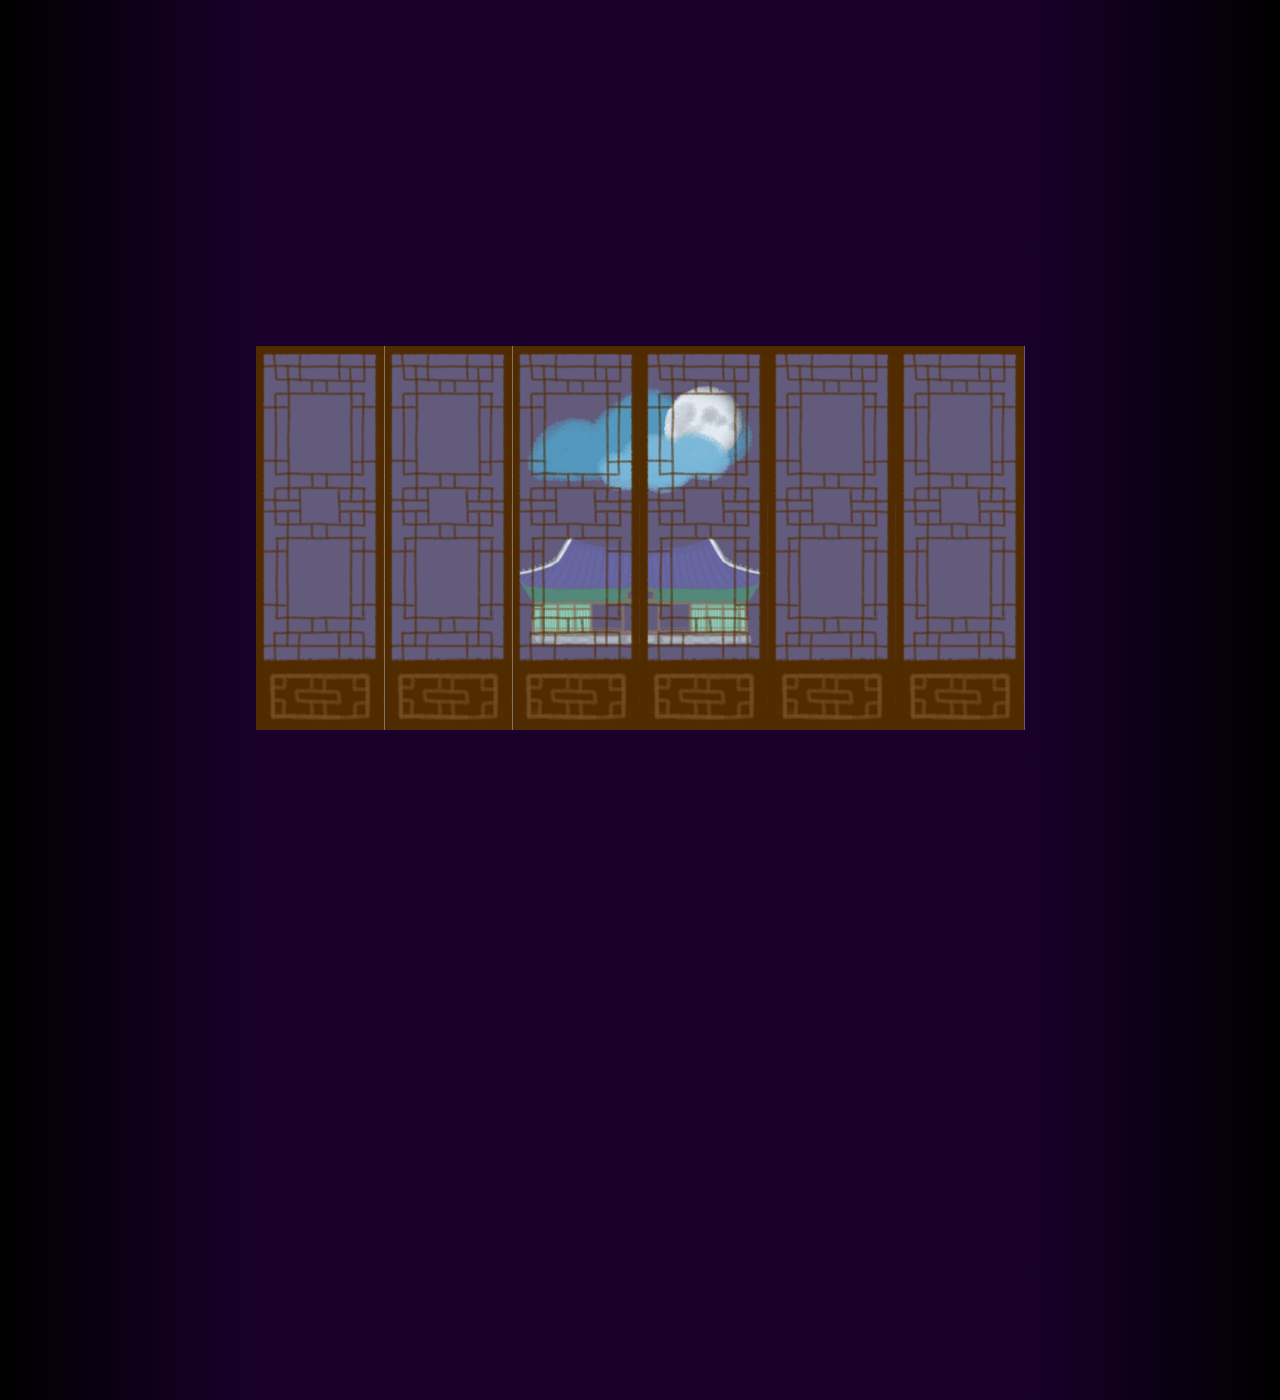
<file: index.html>
<!doctype html>
<html lang="en">
<head>
<meta charset="utf-8">
<title>Sumuli</title>
<link rel="stylesheet" media="(max-width: 1280px)" href="index.css">
<link rel="stylesheet" media="(min-width: 1280px)" href="indexbig.css">
</head>
<body onscroll="ScrollOn()">
  <div class="Doors" >
    <div id="doorLeftM">
    </div>
    <div id="doorLeft">
    </div>
    <div id="wallLeft">
    </div>
    <div id="doorRightM">
    </div>
    <div id="doorRight">
    </div>
    <div id="wallRight">
    </div>
    <h1>Welcome to Eunju's Space</h1>

    <ul>
      <li><a class="hoverable" href="Sumuli/AboutMe/index.html">About Me</a></li>
      <li><a class="hoverable" href="Sumuli/Works/index.html">Works</a></li>
      <li><a class="hoverable" href="Sumuli/Hobbies/index.html">Hobbies</a></li>
    </ul>
    <div class="Line">
    </div>
    <div id="Box1">
    </div>
    <div class="Background">
      <div id="Cloud1">
      </div>
      <div id="Moon">
      </div>
      <div id="Cloud2">
      </div>
      <div id="Castle">

      </div>

    </div>
  </div>

<script type="text/javascript" src="script.js"></script>
</body>
</html>
</file>
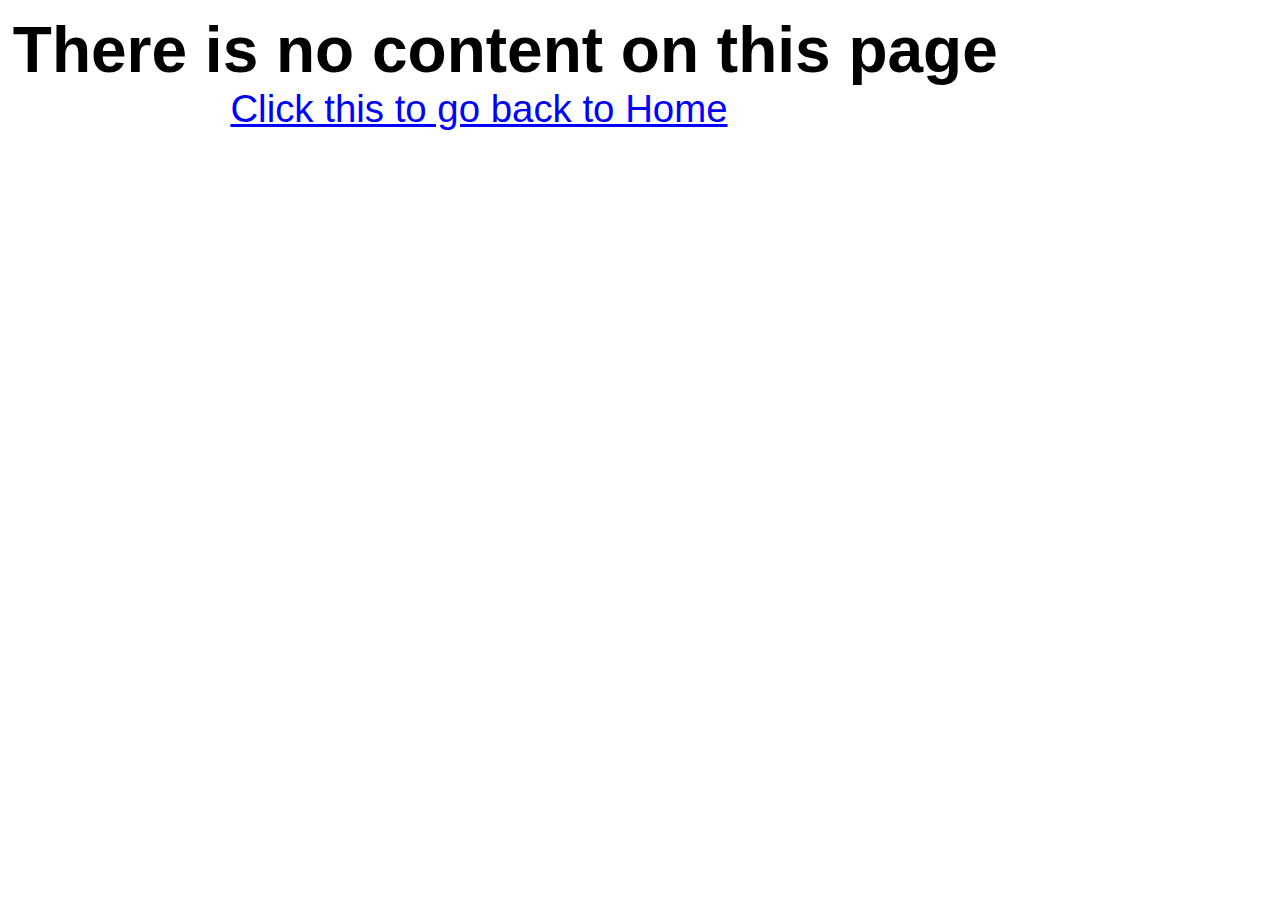
<file: Sumuli/AboutMe/index.html>
<!doctype html>
<html lang="en">
<head>
<meta charset="utf-8">
<title>Sumuli</title>
<link rel="stylesheet" href="index.css">

</head>
<body>
  <h1>There is no content on this page</h1>
  <a href="../Home/index.html"> Click this to go back to Home </a>
</body>
</html>
</file>
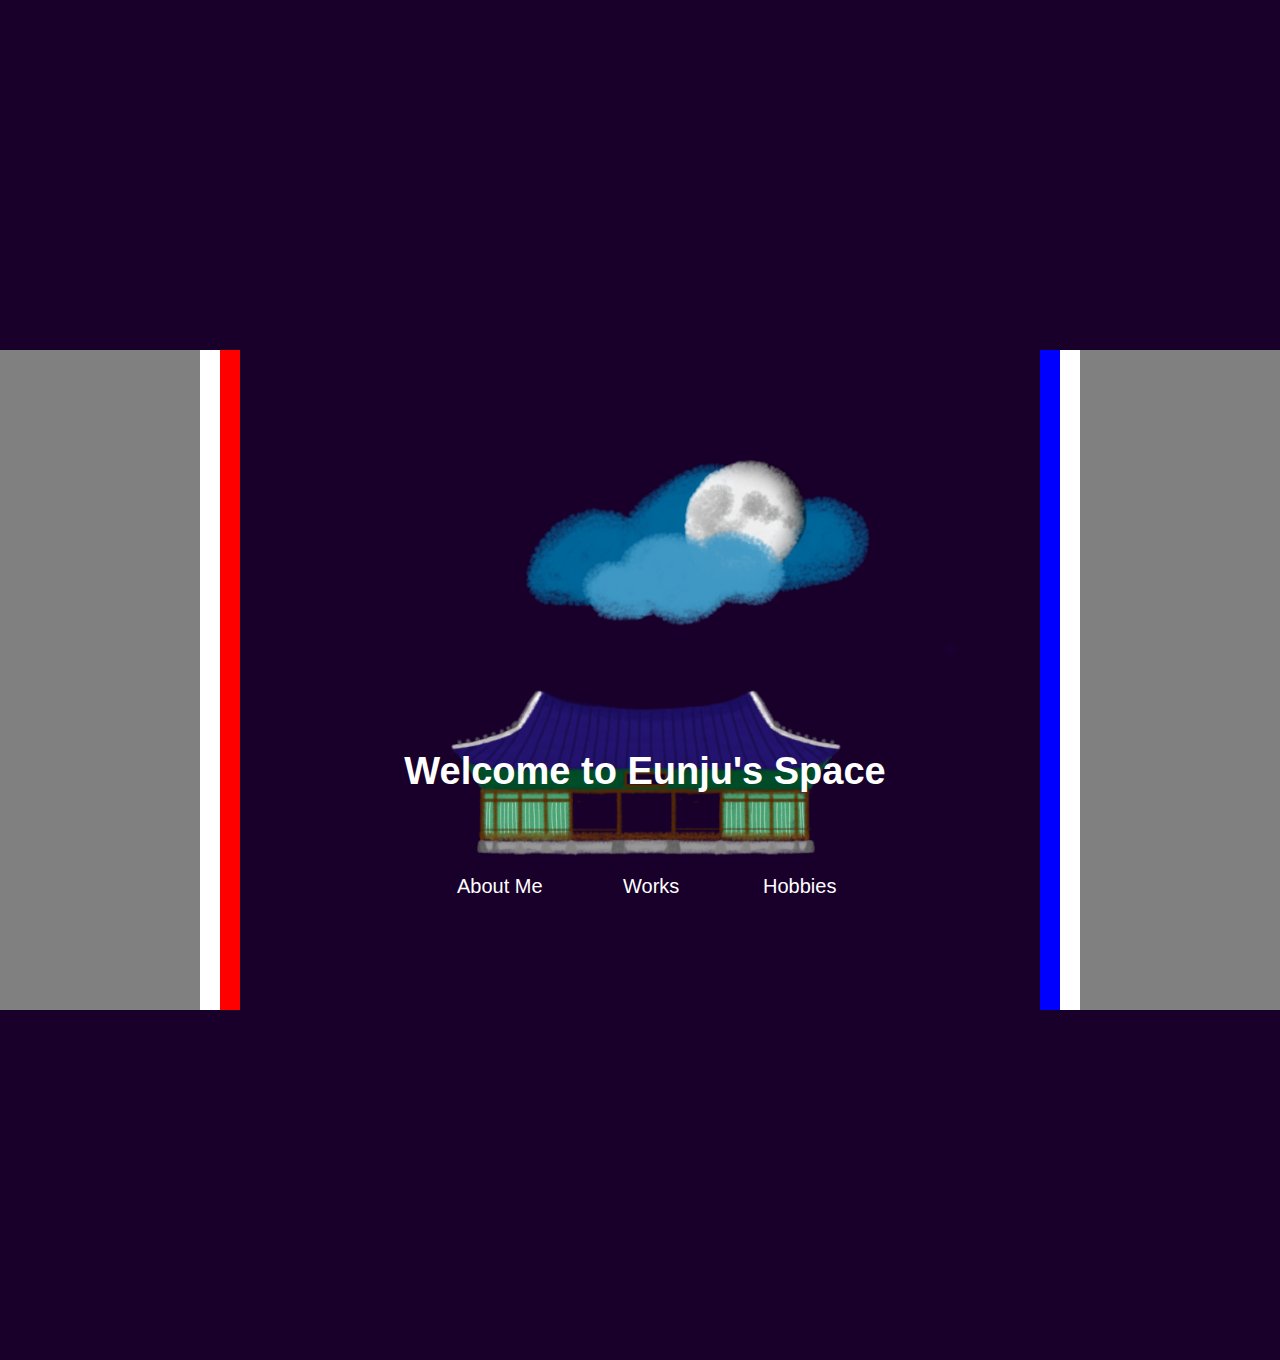
<file: Sumuli/Home/index.html>
<!doctype html>
<html lang="en">
<head>
<meta charset="utf-8">
<title>Sumuli</title>
<link rel="stylesheet" href="index.css">

</head>
<body onscroll="ScrollOn()">
  <div class="Doors" >
    <p id= "demo"></p>
    <div id="doorLeftM">
    </div>
    <div id="doorLeft">
    </div>
    <div id="wallLeft">
    </div>
    <div id="doorRightM">
    </div>
    <div id="doorRight">
    </div>
    <div id="wallRight">
    </div>
    <h1>Welcome to Eunju's Space</h1>

    <ul>
      <li><a class="hoverable" href="../AboutMe/index.html">About Me</a></li>
      <li><a class="hoverable" href="../Works/index.html">Works</a></li>
      <li><a class="hoverable" href="../Hobbies/index.html">Hobbies</a></li>
    </ul>
    <div class="Line">
    </div>
    <div id="Box1">
    </div>
    <div class="Background">
      <div id="Cloud1">
      </div>
      <div id="Moon">
      </div>
      <div id="Cloud2">
      </div>
      <div id="Castle">

      </div>

    </div>
  </div>
<script type="text/javascript" src="script.js"></script>
</body>
</html>
</file>
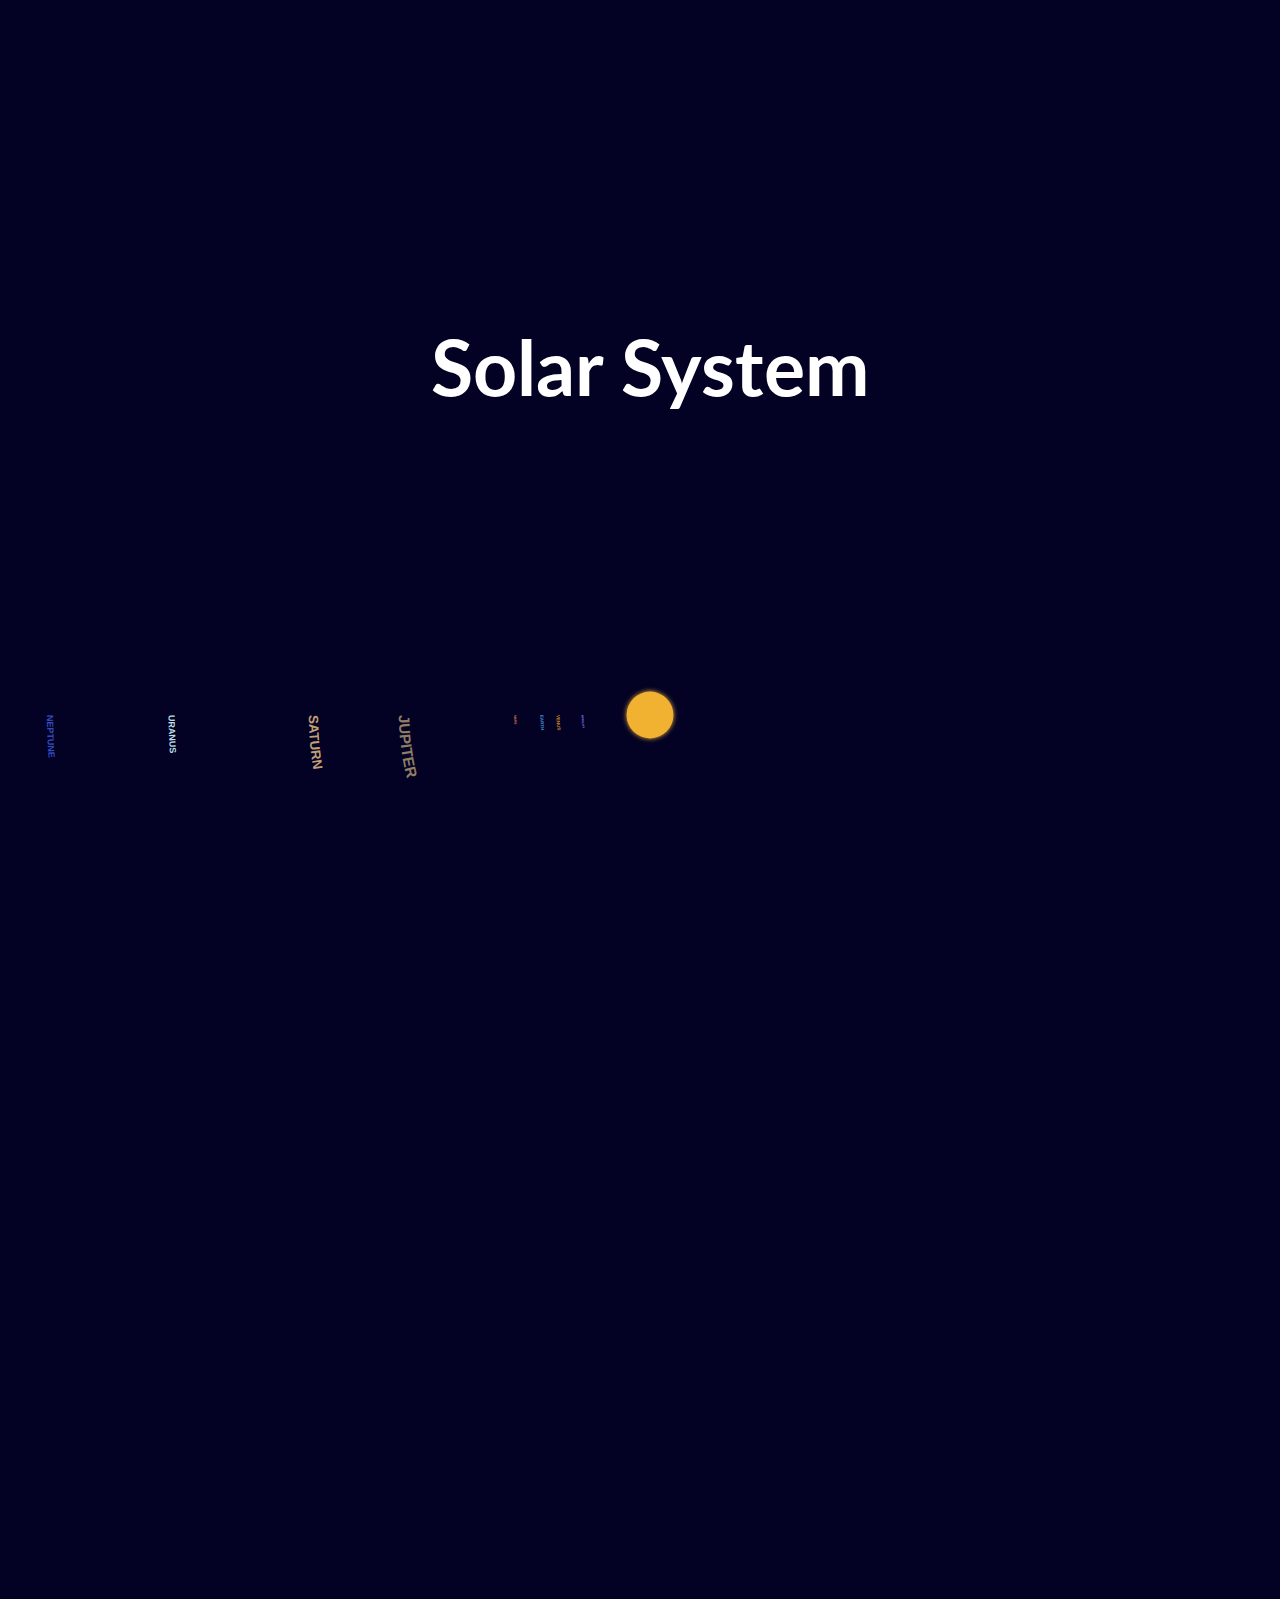
<file: Sumuli/Physics_SolarSystem/index.html>
<!doctype html>
<html lang="en">
<head>
<meta charset="utf-8">
<title>Sumuli</title>
<link rel="stylesheet" href="index.css">

</head>
<body >
<div class="Title">
  <h1>Solar System</h1>

</div>
<div class="SolarSystem">
  <a>square root of the distance (million km for orbit radius, thousand km for planet radius) time calculation earth = 6sec</a>
<div class="Planets">
  <svg x="0px" y="0px" width="1000px" height="1000px" viewBox="0 0 800 800" enable-background="new 0 0 500 500" xml:space="preserve">
  <defs>
      <path id="circlePath1" d="M 300, 300 m -76, 0 a 76,76 0 1,0 152,0 a 76,76 0 1,0 -152,0"/>
      <path id="circlePath2" d="M 300, 300 m -104, 0 a 104,104 0 1,0 208,0 a 104,104 0 1,0 -208,0"/>
      <path id="circlePath3" d="M 300, 300 m -122, 0 a 122,122 0 1,0 244,0 a 122,122 0 1,0 -244,0"/>
      <path id="circlePath4" d="M 300, 300 m -151, 0 a 151,151 0 1,0 302,0 a 151,151 0 1,0 -302,0"/>
      <path id="circlePath5" d="M 300, 300 m -279, 0 a 279,279 0 1,0 558,0 a 279,279 0 1,0 -558,0"/>
      <path id="circlePath6" d="M 300, 300 m -379, 0 a 379,379 0 1,0 758,0 a 379,379 0 1,0 -758,0"/>
      <path id="circlePath7" d="M 300, 300 m -535, 0 a 535,535 0 1,0 1070,0 a 535,535 0 1,0 -1070,0"/>
      <path id="circlePath8" d="M 300, 300 m -670, 0 a 670,670 0 1,0 1340,0 a 670,670 0 1,0 -1340,0"/>

      <filter id= "f1" x = '-0.5' y = '-0.5' width = "200%" height = "200%">
        <feOffset result = "OffOut" in="SourceGraphic" dx="0" dy="0"/>
        <feGaussianBlur result = "BlurOut" in="OffOut" stdDeviation = "3"/>
        <feBlend in= "SourceGraphic" in2 = "BlurOut" mode = "normal" />
      </filter>
</defs>
</svg>
<svg id="stationary" viewBox="0 0 600 600">
  <circle cx = "300" cy = "300" r="26" fill = "#f1b233" filter = "url(#f1)">
</svg>

<svg id="circle1" x="0px" y="0px" width="1000px" height="1000px" viewBox="0 0 600 600" enable-background="new 0 0 500 500" xml:space="preserve">
  <text fill="#928efa">
  <textPath xlink:href="#circlePath1" > MERCURY</textPath>
  </text>
</svg>

<svg id="circle2" x="0px" y="0px" width="1000px" height="1000px" viewBox="0 0 600 600" enable-background="new 0 0 500 500" xml:space="preserve">
  <text fill="#db8d2f">
  <textPath xlink:href="#circlePath2" >VENUS</textPath>
  </text>
</svg>

<svg id="circle3" x="0px" y="0px" width="1000px" height="1000px" viewBox="0 0 600 600" enable-background="new 0 0 500 500" xml:space="preserve">
  <text fill="#4492d3">
  <textPath xlink:href="#circlePath3" >EARTH</textPath>
  </text>
</svg>

<svg id="circle4" x="0px" y="0px" width="1000px" height="1000px" viewBox="0 0 600 600" enable-background="new 0 0 500 500" xml:space="preserve">
  <text fill="#ee8059">
  <textPath xlink:href="#circlePath4" >MARS</textPath>
  </text>
</svg>

<svg id="circle5" x="0px" y="0px" width="1000px" height="1000px" viewBox="0 0 600 600" enable-background="new 0 0 500 500" xml:space="preserve">
  <text fill="#8f7e65">
  <textPath xlink:href="#circlePath5" >JUPITER</textPath>
  </text>
</svg>

<svg id="circle6" x="0px" y="0px" width="1000px" height="1000px" viewBox="0 0 600 600" enable-background="new 0 0 500 500" xml:space="preserve">
  <text fill="#c19e75">
  <textPath xlink:href="#circlePath6" >SATURN</textPath>
  </text>
</svg>

<svg id="circle7" x="0px" y="0px" width="1000px" height="1000px" viewBox="0 0 600 600" enable-background="new 0 0 500 500" xml:space="preserve">
  <text fill="#bbdfe3">
  <textPath xlink:href="#circlePath7" >URANUS</textPath>
  </text>
</svg>

<svg id="circle8" x="0px" y="0px" width="1000px" height="1000px" viewBox="0 0 600 600" enable-background="new 0 0 500 500" xml:space="preserve">
  <text fill="#334bc0">
  <textPath xlink:href="#circlePath8" >NEPTUNE</textPath>
  </text>
</svg>

</div>
</div>
<div class="Information">
  <div class="Text">
    <h1>Information</h1>
    <p>The distances between the Sun and the planets in this animation are proportional to square root of real distance between the Sun and planets. <br><br>
    Font size of the each planet is proportional to square root of the diameter of the planet<br> <br>
    Time taken for each planet to orbit the Sun is proportional to real orbit period of planets (1 year = 6 seconds in this animation)</p>

  </div>

</div>
</body>
</html>
</file>
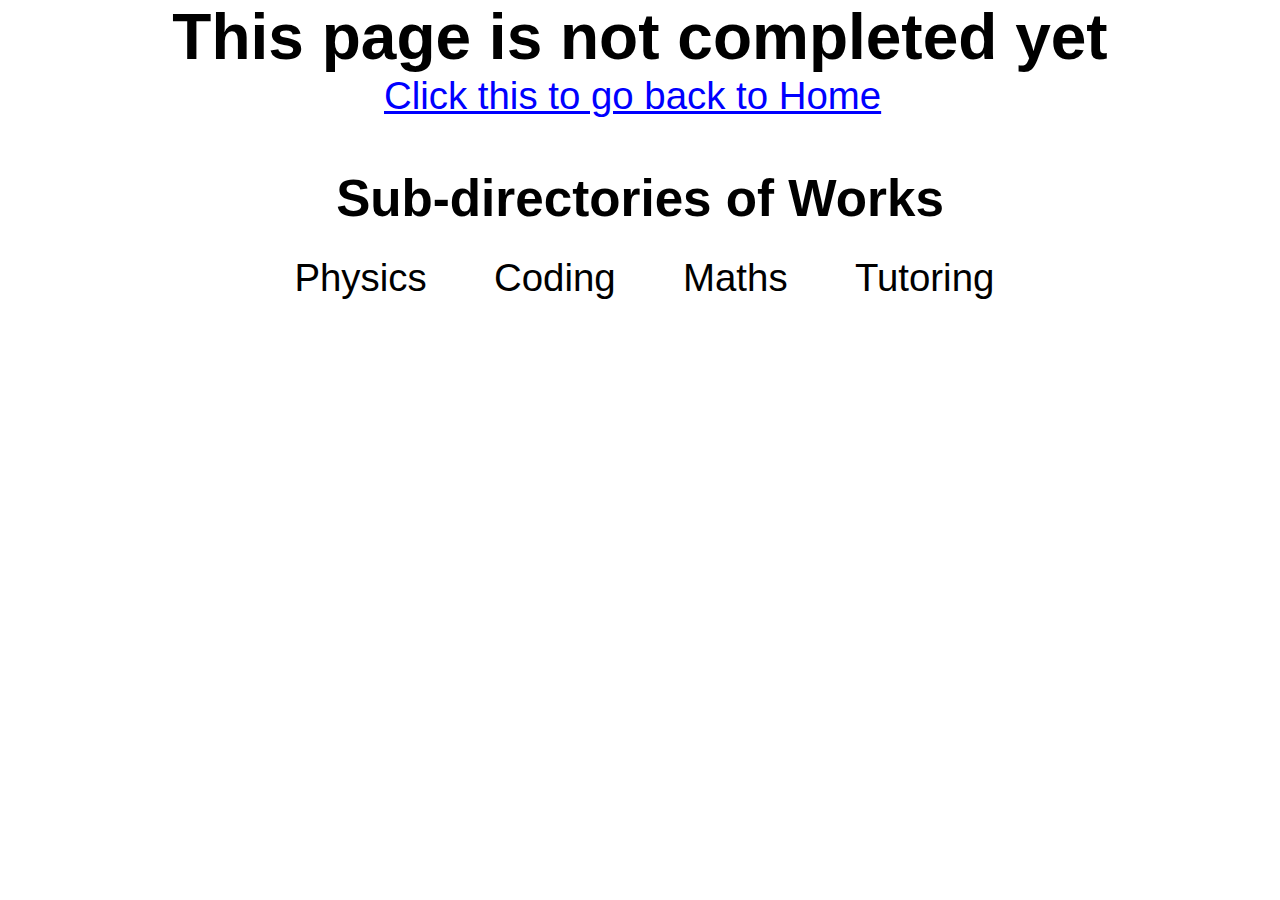
<file: Sumuli/Works/index.html>
<!doctype html>
<html lang="en">
<head>
<meta charset="utf-8">
<title>Sumuli</title>
<link rel="stylesheet" href="index.css">

</head>
<body>
  <h1>This page is not completed yet</h1>
  <a id="Home" href="../Home/index.html"> Click this to go back to Home </a>
  <h2>Sub-directories of Works</h2>
  <div class="SubDirectories">
    <a href="../Physics_Main/index.html">Physics</a>
    <a href="#a">Coding</a>
    <a href="#a">Maths</a>
    <a href="#a">Tutoring</a>
  </div>
</body>
</html>
</file>
<file: index.css>
@charset "utf-8";

/*Reset*/
html, body{width:100%;}
html{-webkit-touch-callout:none; -webkit-user-select:none; -webkit-tap-highlight-color:rgba(0, 0, 0, 0);}
body{width:100%; background:#fff; min-width:320px; -webkit-text-size-adjust:none;word-wrap:break-word;word-break:break-all;}
body{border:none;font-size:12px;font-family:'Lato', sans-serif}

html, body, h1, h2, h3, div, p, ul, li, section, nav, form, button{margin:0;padding:0;}
ul,li{list-style:none; font-family: sans-serif;}
a{color:#000;text-decoration:none;}
a:link,a:hover,a:active{text-decoration:none;}
img{border:0;}
img, button {vertical-align: middle;}
main,header,section,nav,footer{display:block;}
footer {text-align:center;}
.hide { position: absolute; left: -5000px;}

/*Main*/
.Doors {width:1280px; background: radial-gradient(farthest-corner at 700px 500px, #364b80 1%, #19002b 35%); height:1250px; margin: auto;}
.Doors #wallLeft {position:absolute; top:350px; left: -20px; width: 220px; height: 660px; background: rgba(211, 227, 0245, 0.4) url(Door.png) no-repeat 0 0;
background-size: contain; z-index: 150}
.Doors #doorLeft {position:absolute; top:350px; left: 200px; width: 220px; height: 660px; background: rgba(211, 227, 0245, 0.4) url(Door.png) no-repeat 0 0;
background-size: contain;z-index: 120}
.Doors #doorLeftM {position:absolute; top:350px; left: 420px; width: 220px; height: 660px; background: rgba(211, 227, 0245, 0.4) url(Door.png) no-repeat 0 0;
background-size: contain; z-index: 100}
.Doors #wallRight {position:absolute; top:350px; left: 1080px; width: 200px; height: 660px; background: rgba(211, 227, 0245, 0.4) url(Door.png) no-repeat 0 0;
background-size: 220px 660px; z-index: 150}
.Doors #doorRight {position:absolute; top:350px; left: 860px; width: 220px; height: 660px; background: rgba(211, 227, 0245, 0.4) url(Door.png) no-repeat 0 0;
background-size: contain; z-index: 120}
.Doors #doorRightM {position:absolute; top:350px; left: 640px; width: 220px; height: 660px; background: rgba(211, 227, 0245, 0.4) url(Door.png) no-repeat 0 0;
background-size: contain;;z-index: 100}

.Doors:hover #doorLeftM {position: absolute; left:20px; transition-duration: 2s; transition-timing-function: linear}
.Doors:hover #doorLeft {position: absolute; left:-0px; transition-delay: 1s; transition-duration: 1s; transition-timing-function: linear}

.Doors:hover #doorRightM {position: absolute; left:1040px; transition-duration: 2s; transition-timing-function: linear}
.Doors:hover #doorRight {position: absolute; left:1060px; transition-delay: 1s; transition-duration: 1s; transition-timing-function: linear}

.Doors h1 {position: absolute; left: 400px; top: 750px;color:transparent; width:490px; text-align: center; font-size: 38px; z-index:}
.Doors:hover h1 {transition-delay: 2s; color:white; transition-duration: 1s; z-index: 5}

.Doors #Box1 {position:absolute; top:900px; left:440px; background:#19002b; width: 450px; height: 50px; }
.Doors:hover #Box1 {transition-delay: 3.4s; background:transparent;z-index: 10}

.Doors ul {position:absolute; left:440px; top:900px; width:490px;}
.Doors li {position:absolute; top:0px; display: inline-block; color:white; font-size: 20px; padding-left: 30px; padding-right: 30px; z-index: 5}
.Doors a {color:white; z-index: 5}

.Doors li:nth-child(1) {position:absolute; top:0px; left: -13px; color:white; transition-delay: 0s; transition-duration: 0s;}
.Doors li:nth-child(2) {position:absolute; top:0px; left: 153px;}
.Doors li:nth-child(3) {position:absolute; top:0px; left: 293px;}

.Doors li a{background:linear-gradient(#fff,#fff) center bottom no-repeat; background-size: 0% 3px;
padding-bottom: 2px;}


.Doors:hover li:nth-child(1){position:absolute; top:-25px; transition-delay: 2s; transition-duration: 0.5s}
.Doors:hover li:nth-child(2){position:absolute; top:-25px; transition-delay: 2.4s; transition-duration: 0.5s}
.Doors:hover li:nth-child(3){position:absolute; top:-25px; transition-delay: 2.8s; transition-duration: 0.5s}

.Doors li a:hover {transition-delay:0s; transition-duration: 0.5s;
background-size: 100% 3px;}

/*Original Position:: top:360px; left:250px;*/
.Background #Cloud1 {position: absolute; top:360px; left:250px; background:url(Cloud1.png) no-repeat; background-size: contain; width:780px; height:600px; z-index: 0}
.Background #Moon {position: absolute; top:360px; left:200px; background:url(Moon.png) no-repeat; background-size: contain; width:780px; height:600px; z-index: 0}
.Background #Cloud2 {position: absolute; top:360px; left:200px; background:url(Cloud2.png) no-repeat; background-size: contain; width:780px; height:600px; z-index: 0}
.Background #Castle {position: absolute; top:360px; left:250px; background:url(Castle.png) no-repeat 25px 0; background-size: contain; width:780px; height:600px; z-index: 0}


.snow {border-radius: 50%; opacity: 0.8; background-color: black; width:1000px; height:1000px;}
.layer1{width: 1.5rem; height: 1.5rem; filter:blur(1.5px); box-shadow: 50px 50px 0 1rem #fff, 100px 100px 0 1rem #fff; }





/*Door*/
</file>
<file: indexbig.css>
@charset "utf-8";

/*Reset*/
html, body{width:100%;}
html{-webkit-touch-callout:none; -webkit-user-select:none; -webkit-tap-highlight-color:rgba(0, 0, 0, 0);}
body{width:100%; background:#fff; min-width:320px; -webkit-text-size-adjust:none;word-wrap:break-word;word-break:break-all;}
body{border:none;font-size:12px;font-family:'Lato', sans-serif}

html, body, h1, h2, h3, div, p, ul, li, section, nav, form, button{margin:0;padding:0;}
ul,li{list-style:none; font-family: sans-serif;}
a{color:#000;text-decoration:none;}
a:link,a:hover,a:active{text-decoration:none;}
img{border:0;}
img, button {vertical-align: middle;}
main,header,section,nav,footer{display:block;}
footer {text-align:center;}
.hide { position: absolute; left: -5000px;}

body {width:1000px; height:1400px;background: linear-gradient(0.25turn, #000, #19002b 20%, #19002b 80%,#000)}
/*Main*/
.Doors {width:100px; background: radial-gradient(farthest-corner at 700px 500px, #364b80 1%, #19002b 35%); height:1400px; margin: auto;}
.Doors #wallLeft {position:absolute; top:27vw; left: 20vw; width: 10.05vw; height: 30vw; background: rgba(211, 227, 0245, 0.4) url(Door.png) no-repeat 0 0;
background-size: contain; z-index: 150}
.Doors #doorLeft {position:absolute; top:27vw; left: 30vw; width: 10.05vw; height: 30vw; background: rgba(211, 227, 0245, 0.4) url(Door.png) no-repeat 0 0;
background-size: contain;z-index: 120}
.Doors #doorLeftM {position:absolute; top:27vw; left: 40vw; width: 10.05vw; height: 30vw; background: rgba(211, 227, 0245, 0.4) url(Door.png) no-repeat 0 0;
background-size: contain; z-index: 100}
.Doors #wallRight {position:absolute; top:27vw; left: 70vw; width: 10.05vw; height: 30vw; background: rgba(211, 227, 0245, 0.4) url(Door.png) no-repeat 0 0;
background-size: contain; z-index: 150}
.Doors #doorRight {position:absolute; top:27vw; left: 60vw; width: 10.05vw; height: 30vw; background: rgba(211, 227, 0245, 0.4) url(Door.png) no-repeat 0 0;
background-size: contain; z-index: 120}
.Doors #doorRightM {position:absolute; top:27vw; left: 50vw; width: 10.05vw; height: 30vw; background: rgba(211, 227, 0245, 0.4) url(Door.png) no-repeat 0 0;
background-size: contain;;z-index: 100}

.Doors:hover #doorLeftM {position: absolute; left:24vw; transition-duration: 2s; transition-timing-function: linear}
.Doors:hover #doorLeft {position: absolute; left:22vw; transition-delay: 1s; transition-duration: 1s; transition-timing-function: linear}

.Doors:hover #doorRightM {position: absolute; left:66vw; transition-duration: 2s; transition-timing-function: linear}
.Doors:hover #doorRight {position: absolute; left:68vw; transition-delay: 1s; transition-duration: 1s; transition-timing-function: linear}

.Doors h1 {position: absolute; left: 30vw; top: 39vw;color:transparent; width:40vw; text-align: center; font-size: 2.1vw; z-index:}
.Doors:hover h1 {transition-delay: 2s; color:white; transition-duration: 1s; z-index: 5}

.Doors #Box1 {position:absolute; top:52vw; left:30vw; background:#19002b; width: 40vw; height: 7vw; }
.Doors:hover #Box1 {transition-delay: 3.4s; background:transparent;z-index: 10}

.Doors ul {position:absolute; left:38vw; top:55vw; width:50vw;}
.Doors li {position:absolute; top:1vw; display: inline-block; color:white; font-size: 1vw; padding-left: 1vw; padding-right: 1vw; z-index: 5}
.Doors a {color:white; z-index: 5}

.Doors li:nth-child(1) {position:absolute; top:0px; left: -1vw; color:white; transition-delay: 0s; transition-duration: 0s;}
.Doors li:nth-child(2) {position:absolute; top:0px; left: 10vw;}
.Doors li:nth-child(3) {position:absolute; top:0px; left: 20vw;}

.Doors li a{background:linear-gradient(#fff,#fff) center bottom no-repeat; background-size: 0% 0.3vw;
padding-bottom: 0.03vw;}


.Doors:hover li:nth-child(1){position:absolute; top:-4vw; transition-delay: 2s; transition-duration: 0.5s}
.Doors:hover li:nth-child(2){position:absolute; top:-4vw; transition-delay: 2.4s; transition-duration: 0.5s}
.Doors:hover li:nth-child(3){position:absolute; top:-4vw; transition-delay: 2.8s; transition-duration: 0.5s}

.Doors li a:hover {transition-delay:0s; transition-duration: 0.5s;
background-size: 100% 3px;}

/*Original Position:: top:360px; left:250px;*/
.Background #Cloud1 {position: absolute; top:25vw; left:27vw; background:url(Cloud1.png) no-repeat; background-size: contain; width:40vw; height:30vw; z-index: 0}
.Background #Moon {position: absolute; top:25vw; left:27vw; background:url(Moon.png) no-repeat; background-size: contain; width:40vw; height:30vw; z-index: 0; margin: auto}
.Background #Cloud2 {position: absolute; top:25vw; left:27vw; background:url(Cloud2.png) no-repeat; background-size: contain; width:40vw; height:30vw; z-index: 0}
.Background #Castle {position: absolute; top:25vw; left:27vw; background:url(Castle.png) no-repeat 4vw 0; background-size: contain; width:40vw; height:30vw; z-index: 0}


.snow {border-radius: 50%; opacity: 0.8; background-color: black; width:1000px; height:1000px;}
.layer1{width: 1.5rem; height: 1.5rem; filter:blur(1.5px); box-shadow: 50px 50px 0 1rem #fff, 100px 100px 0 1rem #fff; }





/*Door*/
</file>
<file: Sumuli/AboutMe/index.css>
@charset "utf-8";

/*Reset*/
html, body{width:100%;}
html{-webkit-touch-callout:none; -webkit-user-select:none; -webkit-tap-highlight-color:rgba(0, 0, 0, 0);}
body{width:100%; background:#fff; min-width:320px; -webkit-text-size-adjust:none;word-wrap:break-word;word-break:break-all;}
body{border:none;font-size:12px;font-family:'Lato', sans-serif}

html, body, h1, h2, h3, div, p, ul, li, section, nav, form, button{margin:0;padding:0;}
ul,li{list-style:none; font-family: sans-serif;}
a{color:#000;text-decoration:none;}
a:link,a:hover,a:active{text-decoration:none;}
img{border:0;}
img, button {vertical-align: middle;}
main,header,section,nav,footer{display:block;}
footer {text-align:center;}
.hide { position: absolute; left: -5000px;}

/*Main*/
h1 {color:black; font-size: 5vw; padding-left: 1vw; padding-top: 1vw;}
a {font-size: 3vw; padding-left: 18vw; padding-top: 10vw;}
a:hover {text-decoration: underline; color:blue}
</file>
<file: Sumuli/Home/index.css>
@charset "utf-8";

/*Reset*/
html, body{width:100%;}
html{-webkit-touch-callout:none; -webkit-user-select:none; -webkit-tap-highlight-color:rgba(0, 0, 0, 0);}
body{width:100%; background:#fff; min-width:320px; -webkit-text-size-adjust:none;word-wrap:break-word;word-break:break-all;}
body{border:none;font-size:12px;font-family:'Lato', sans-serif}

html, body, h1, h2, h3, div, p, ul, li, section, nav, form, button{margin:0;padding:0;}
ul,li{list-style:none; font-family: sans-serif;}
a{color:#000;text-decoration:none;}
a:link,a:hover,a:active{text-decoration:none;}
img{border:0;}
img, button {vertical-align: middle;}
main,header,section,nav,footer{display:block;}
footer {text-align:center;}
.hide { position: absolute; left: -5000px;}

/*Main*/
.Doors p {color:white; font-size: 40px; position: absolute; top: 100px; left:100px;}

.Doors {width:1280px; background: #19002b; height:1360px;}
.Doors #wallLeft {position:absolute; top:350px; left: 0px; width: 200px; height: 660px; background: grey;
z-index: 150}
.Doors #doorLeft {position:absolute; top:350px; left: 200px; width: 220px; height: 660px; background: white;
; z-index: 120}
.Doors #doorLeftM {position:absolute; top:350px; left: 420px; width: 220px; height: 660px; background: red;
; z-index: 100}
.Doors #wallRight {position:absolute; top:350px; left: 1080px; width: 200px; height: 660px; background: grey;
z-index: 150}
.Doors #doorRight {position:absolute; top:350px; left: 860px; width: 220px; height: 660px; background: white;
z-index: 120}
.Doors #doorRightM {position:absolute; top:350px; left: 640px; width: 220px; height: 660px; background: blue;
z-index: 100}

.Doors:hover #doorLeftM {position: absolute; left:20px; transition-duration: 2s; transition-timing-function: linear}
.Doors:hover #doorLeft {position: absolute; left:-0px; transition-delay: 1s; transition-duration: 1s; transition-timing-function: linear}

.Doors:hover #doorRightM {position: absolute; left:1040px; transition-duration: 2s; transition-timing-function: linear}
.Doors:hover #doorRight {position: absolute; left:1060px; transition-delay: 1s; transition-duration: 1s; transition-timing-function: linear}

.Doors h1 {position: absolute; left: 400px; top: 750px;color:transparent; width:490px; text-align: center; font-size: 38px; z-index:}
.Doors:hover h1 {transition-delay: 2s; color:white; transition-duration: 1s; z-index: 5}

.Doors #Box1 {position:absolute; top:900px; left:440px; background:#19002b; width: 450px; height: 50px; }
.Doors:hover #Box1 {transition-delay: 3.4s; background:transparent;z-index: 10}

.Doors ul {position:absolute; left:440px; top:900px; width:490px;}
.Doors li {position:absolute; top:0px; display: inline-block; color:white; font-size: 20px; padding-left: 30px; padding-right: 30px; z-index: 5}
.Doors a {color:white; z-index: 5}

.Doors li:nth-child(1) {position:absolute; top:0px; left: -13px; color:white; transition-delay: 0s; transition-duration: 0s;}
.Doors li:nth-child(2) {position:absolute; top:0px; left: 153px;}
.Doors li:nth-child(3) {position:absolute; top:0px; left: 293px;}

.Doors li a{background:linear-gradient(#fff,#fff) center bottom no-repeat; background-size: 0% 3px;
padding-bottom: 2px;}


.Doors:hover li:nth-child(1){position:absolute; top:-25px; transition-delay: 2s; transition-duration: 0.5s}
.Doors:hover li:nth-child(2){position:absolute; top:-25px; transition-delay: 2.4s; transition-duration: 0.5s}
.Doors:hover li:nth-child(3){position:absolute; top:-25px; transition-delay: 2.8s; transition-duration: 0.5s}

.Doors li a:hover {transition-delay:0s; transition-duration: 0.5s;
background-size: 100% 3px;}

/*Original Position:: top:360px; left:250px;*/
.Background #Cloud1 {position: absolute; top:360px; left:250px; background:url(Cloud1.png) no-repeat; background-size: contain; width:780px; height:600px; z-index: 0}
.Background #Moon {position: absolute; top:360px; left:200px; background:url(Moon.png) no-repeat; background-size: contain; width:780px; height:600px; z-index: 0}
.Background #Cloud2 {position: absolute; top:360px; left:200px; background:url(Cloud2.png) no-repeat; background-size: contain; width:780px; height:600px; z-index: 0}
.Background #Castle {position: absolute; top:360px; left:250px; background:url(Castle.png) no-repeat 25px 0; background-size: contain; width:780px; height:600px; z-index: 0}

/*Door*/
</file>
<file: Sumuli/Physics_SolarSystem/index.css>
@charset "utf-8";
@import url(https://fonts.googleapis.com/css?family=Lato);
@font-face {
    font-family: 'Chalkduster';
    src: url('../fonts/Chalkduster.ttf');
}

/*Reset*/
html, body{width:100%;}
html{-webkit-touch-callout:none; -webkit-user-select:none; -webkit-tap-highlight-color:rgba(0, 0, 0, 0);}
body{width:100%; background:#fff; min-width:320px; -webkit-text-size-adjust:none;word-wrap:break-word;word-break:break-all;}
body{background: #030124; border:none;font-size:12px;font-family:'Lato', sans-serif}

html, body, h1, h2, h3, div, p, ul, li, section, nav, form, button{margin:0;padding:0;}
ul,li{list-style:none; font-family: sans-serif;}
a{color:#000;text-decoration:none;}
a:link,a:hover,a:active{text-decoration:none;}
img{border:0;}
img, button {vertical-align: middle;}
main,header,section,nav,footer{display:block;}
footer {text-align:center;}
.hide { position: absolute; left: -5000px;}


/*SolarSystem*/
.Title h1{color:white; text-align: center; font-size: 6vw; padding-top: 25vw;}
@media only screen and (max-width:1300px) {
  .Title h1{position:absolute;width: 1300px;}
}

.SolarSystem {width:100vw; height:100vh; background:#030124; z-index:50}
@media only screen and (max-width:1300px) {
  .SolarSystem {width:1300px}
}
@media only screen and (max-height:1400px) {
  .SolarSystem {height:1400px}
}
.SolarSystem a {color:transparent;}
.Planets { position: relative; width: 100%;padding-top:100%; overflow: hidden;}

.Planets text { font-family: 'Helvetica Neue', Arial; font-weight: bold; }
.Planets svg { position: absolute; left: 0; top: 430px; width: 100%; height: 540px;
          animation-name: rotate;animation-duration: 5s;animation-iteration-count: infinite;animation-timing-function: linear;}
.Planets #stationary {animation: none; z-index: 1000}
.Planets #circle1 {font-size:3px; animation-duration: 1.47s}
.Planets #circle2 {font-size:5px; animation-duration: 3.75s}
.Planets #circle3 {font-size:5px;animation-duration: 6s}
.Planets #circle4 {font-size:3.5px;animation-duration: 12s}
.Planets #circle5 {font-size:17px;animation-duration: 72s}
.Planets #circle6 {font-size:15px;animation-duration: 174s}
.Planets #circle7 {font-size:10px;animation-duration:504s}
.Planets #circle8 {font-size:10px;animation-duration: 990s}

.Planets a:hover {color:red;}
@keyframes rotate {
    from { transform: rotate(360deg); }
    to { transform: rotate(0); }
}

.Information h1 {color:transparent;}
.Text {color:white;}
.Text {width: 300px}
.Text:hover h1{color:#757575;font-family: "Lucida Console", monospace;}
.Information p {color:transparent; width: 300px; font-size: 14px}
.Text:hover p {color:#757575; border: solid 2px #757575;}
</file>
<file: Sumuli/Works/index.css>
@charset "utf-8";

/*Reset*/
html, body{width:100%;}
html{-webkit-touch-callout:none; -webkit-user-select:none; -webkit-tap-highlight-color:rgba(0, 0, 0, 0);}
body{width:100%; background:#fff; min-width:320px; -webkit-text-size-adjust:none;word-wrap:break-word;word-break:break-all;}
body{border:none;font-size:12px;font-family:'Lato', sans-serif}

html, body, h1, h2, h3, div, p, ul, li, section, nav, form, button{margin:0;padding:0;}
ul,li{list-style:none; font-family: sans-serif;}
a{color:#000;text-decoration:none;}
a:link,a:hover,a:active{text-decoration:none;}
img{border:0;}
img, button {vertical-align: middle;}
main,header,section,nav,footer{display:block;}
footer {text-align:center;}
.hide { position: absolute; left: -5000px;}

/*Main*/
h1 {color:black; font-size: 5vw; text-align: center;}
#Home {font-size: 3vw; padding-left: 30vw; padding-top: 7vw;}
a:hover {text-decoration: underline; color:blue}
h2 {color:black; font-size: 4vw; text-align: center; padding-top: 4vw;}
.SubDirectories {position: absolute; top: 20vw; left:18vw;width:100vw;}
.SubDirectories a {font-size: 3vw; text-align: center; padding-top: 10vw; padding-left: 5vw;}
.SubDirectories a:hover {text-decoration: underline; color:blue}
</file>
